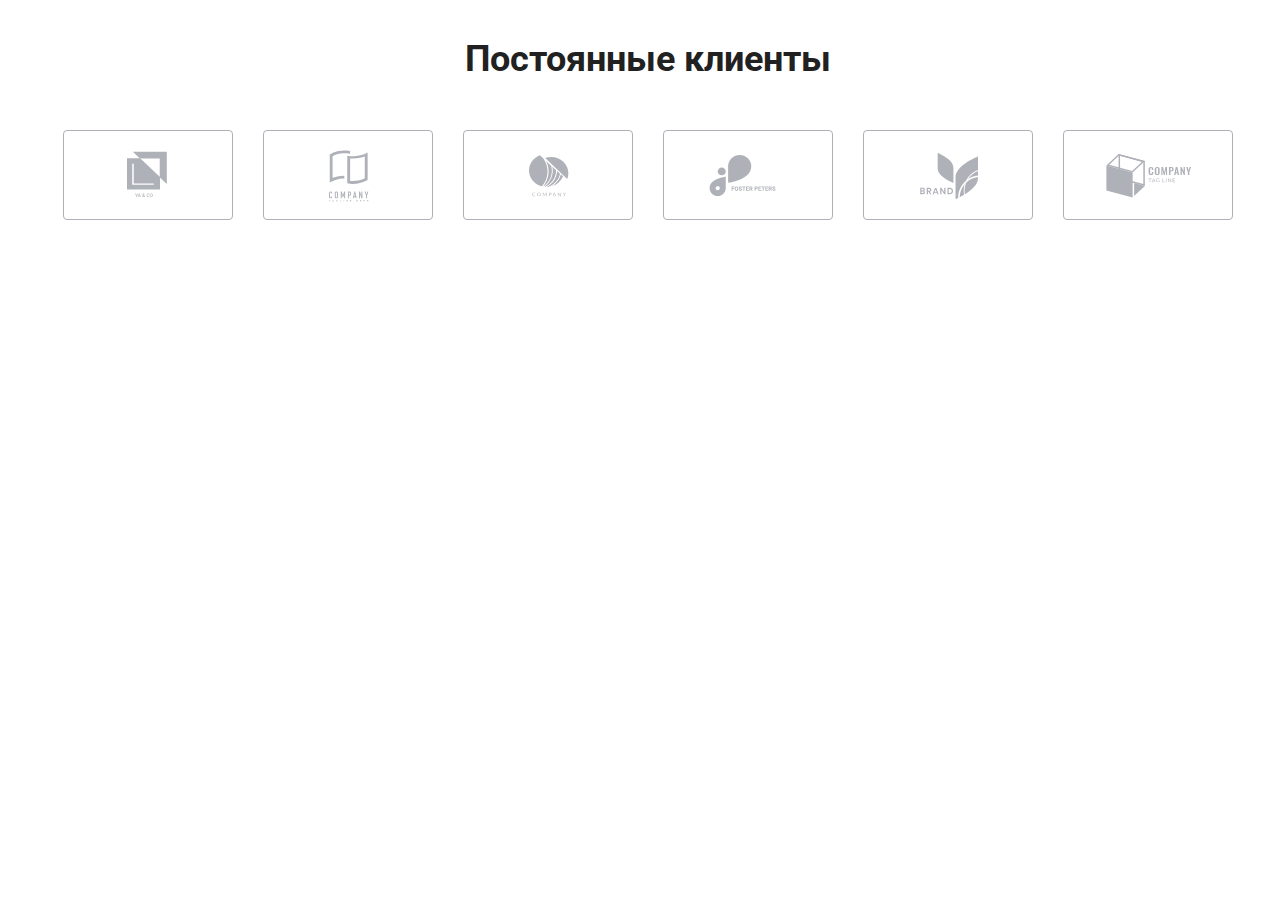
<file: index.html>
<!DOCTYPE html>
<html lang="ru">
<head>
    <meta charset="UTF-8">
    <meta http-equiv="X-UA-Compatible" content="IE=edge">
    <meta name="viewport" content="width=device-width, initial-scale=1.0">
    <title>Студия</title>
    <link rel="preconnect" href="https://fonts.gstatic.com">
    <link
        href="https://fonts.googleapis.com/css2?family=Raleway:wght@700&family=Roboto:wght@400;500;700;900&display=swap"
        rel="stylesheet">
    <link rel="stylesheet" href="https://cdnjs.cloudflare.com/ajax/libs/modern-normalize/1.0.0/modern-normalize.min.css"
        integrity="sha512-ISS7cAi1PEhQ8jnbJpJZMd29NlhNj4AWYyLOSp2CE/CsHxTCu+r+t0D2yoJudVrd0/8fTVPUVDzY5Tvli75u/g=="
        crossorigin="anonymous" />
    <link
        rel="stylesheet"
        href="https://cdnjs.cloudflare.com/ajax/libs/animate.css/4.1.1/animate.min.css"
    />
    <link rel="stylesheet" href="./css/main.min.css">
</head>
<body>
    <!--<header class="header">
        <div class="container">
            <nav class="navigation">
                <a class="logo link" href="" lang="en">Web<span class="logo-theme_light">Studio</span></a>
                <ul class="navigation__list list">
                    <li class="navigation__item">
                        <a class="navigation__link link active-link" href="">Студия</a>
                    </li>
                    <li class="navigation__item">
                        <a class="navigation__link link" href="./portfolio.html">Портфолио</a>
                    </li>
                    <li class="navigation__item">
                        <a class="navigation__link link" href="">Контакты</a>
                    </li>
                </ul>
            </nav>
            <a class="contact-link contact-list__link link" href="mailto:info@devstudio.com">
                <svg class="contact-list__icon">
                    <use href="./images/icons.svg#envelope"></use>
                </svg>
                info@devstudio.com
            </a>
            <a class="tel-link tel-list__link link" href="tel:+380961111111">
                <svg class="tel-list__icon">
                    <use href="./images/icons.svg#smartphone"></use>
                </svg>
                +38 096 111 11 11
            </a>
        </div>
    </header>-->
    <main>
        <!--HERO-->
        <!--<section class="hero">
            <div class="container">
                <h1 class="hero__title">Эффективные решения для вашего бизнеса</h1>
                <button class="modal-btn" type="button" data-modal-open>Заказать услугу</button>
            </div>
        </section>
        <section class="section">
            <!--features--
            <div class="container">
                <h2 class="visually-hidden">Особенности</h2>
                <ul class="features-list list">
                    <li class="features-list__item">
                        <div class="feature-container__list">
                            <svg class="features-list__icon">
                                <use href="./images/icons.svg#antenna"></use>
                            </svg>
                        </div>
                        <h3 class="titles-list">Внимание к деталям</h3>
                        <p class="titles-list__description">Идейные соображения, а также начало повседневной работы по
                            формированию позиции.</p>
                    </li>
                    <li class="features-list__item">
                        <div class="feature-container__list">
                            <svg class="features-list__icon">
                                <use href="./images/icons.svg#clock"></use>
                            </svg>
                        </div>
                        <h3 class="titles-list">Пунктуальность</h3>
                        <p class="titles-list__description">Задача организации, в особенности же рамки и место обучения
                            кадров влечет за собой.</p>
                    </li>
                    <li class="features-list__item">
                        <div class="feature-container__list">
                            <svg class="features-list__icon">
                                <use href="./images/icons.svg#diagram"></use>
                            </svg>
                        </div>
                        <h3 class="titles-list">Планирование</h3>
                        <p class="titles-list__description">Равным образом консультация с широким активом в значительной
                            степени обуславливает.</p>
                    </li>
                    <li class="features-list__item">
                        <div class="feature-container__list">
                            <svg class="features-list__icon">
                                <use href="./images/icons.svg#astronaut"></use>
                            </svg>
                        </div>
                        <h3 class="titles-list">Современные технологии</h3>
                        <p class="titles-list__description">Значимость этих проблем настолько очевидна, что реализация
                            плановых заданий.</p>
                    </li>
                </ul>
            </div>
        </section>
        <!--<section class="section">
            <!--about--
            <div class="container">
                <h2 class="title">Чем мы занимаемся</h2>
                <ul class="about-list list">
                    <li class="about-list__item">
                          <img src="./images/about/img.png" alt="Сотрудник работает за компьютером" width="370"
                            height="294">
                        <div class="about-list__wrapper">    
                          <p class="about-text_background">Десктопные приложения</p>
                        </div>    
                    </li>
                    <li class="about-list__item">
                          <img src="./images/about/img-1.png" alt="Сотрудник работает за компьютером" width="370"
                            height="294">
                        <div class="about-list__wrapper">    
                          <p class="about-text_background">Мобильные приложения</p>
                        </div>    
                    </li>
                    <li class="about-list__item">
                         <img src="./images/about/img-2.png" alt="Сотрудник работает за компьютером" width="370"
                            height="294">
                            <div class="about-list__wrapper">
                              <p class="about-text_background">Дизайнерские решения</p>
                            </div>    
                    </li>
                </ul>
            </div>
        </section>-->
        <!--<section class="section team">
            <!--team--
            <div class="container">
                <h2 class="title">Наша команда</h2>
                <ul class="team-list list">
                    <li class="team-list__item">
                        <img src="./images/team/igor.jpg" alt="Дизайнер продуктов" width="270" height="260">
                         <div class="team-container">
                            <h4 class="team__title">Игорь Демьяненко</h4>
                            <p class="team-title-description" lang="en">Product Designer</p>
                            <ul class="social-list list">
                                <li class="social-list-item">
                                    <a href="" class="social-list__link link">
                                        <svg class="social-list__icon">
                                            <use href="./images/icons.svg#instagram"></use>
                                        </svg>
                                    </a>
                                </li>
                                <li class="social-list__item">
                                    <a href="" class="social-list__link link">
                                        <svg class="social-list__icon">
                                            <use href="./images/icons.svg#twitter"></use>
                                        </svg>
                                    </a>
                                </li>
                                <li class="social-list__item">
                                    <a href="" class="social-list__link link">
                                        <svg class="social-list__icon">
                                            <use href="./images/icons.svg#facebook"></use>
                                        </svg>
                                    </a>
                                </li>
                                <li class="social-list__item">
                                    <a href="" class="social-list__link link">
                                        <svg class="social-list__icon">
                                            <use href="./images/icons.svg#linkedin"></use>
                                        </svg>
                                    </a>
                                </li>
                            </ul>
                        </div>
                    </li>
                    <li class="team-list__item">
                        <img src="./images/team/olga.jpg" alt="Разработчик интерфейса" width="270" height="260">
                        <div class="team-container">
                            <h4 class="team__title">Ольга Репина</h4>
                            <p class="team-title-description" lang="en">Frontend Developer</p>
                            <ul class="social-list list">
                                <li class="social-list__item">
                                    <a href="" class="social-list__link link">
                                        <svg class="social-list__icon">
                                            <use href="./images/icons.svg#instagram"></use>
                                        </svg>
                                    </a>
                                </li>
                                <li class="social-list__item">
                                    <a href="" class="social-list__link link">
                                        <svg class="social-list__icon">
                                            <use href="./images/icons.svg#twitter"></use>
                                        </svg>
                                    </a>
                                </li>
                                <li class="social-list__item">
                                    <a href="" class="social-list__link link">
                                        <svg class="social-list__icon">
                                            <use href="./images/icons.svg#facebook"></use>
                                        </svg>
                                    </a>
                                </li>
                                <li class="social-list__item">
                                    <a href="" class="social-list__link link">
                                        <svg class="social-list__icon">
                                            <use href="./images/icons.svg#linkedin"></use>
                                        </svg>
                                    </a>
                                </li>
                            </ul>
                        </div>
                    </li>
                    <li class="team-list__item">
                        <img src="./images/team/nicholas.jpg" alt="Маркетинг" width="270" height="260">
                        <div class="team-container">
                            <h4 class="team__title">Николай Тарасов</h4>
                            <p class="team-title-description" lang="en">Marketing</p>
                            <ul class="social-list list">
                                <li class="social-list__item">
                                    <a href="" class="social-list__link link">
                                        <svg class="social-list__icon">
                                            <use href="./images/icons.svg#instagram"></use>
                                        </svg>
                                    </a>
                                </li>
                                <li class="social-list__item">
                                    <a href="" class="social-list__link link">
                                        <svg class="social-list__icon">
                                            <use href="./images/icons.svg#twitter"></use>
                                        </svg>
                                    </a>
                                </li>
                                <li class="social-list__item">
                                    <a href="" class="social-list__link link">
                                        <svg class="social-list__icon">
                                            <use href="./images/icons.svg#facebook"></use>
                                        </svg>
                                    </a>
                                </li>
                                <li class="social-list__item">
                                    <a href="" class="social-list__link link">
                                        <svg class="social-list__icon">
                                            <use href="./images/icons.svg#linkedin"></use>
                                        </svg>
                                    </a>
                                </li>
                            </ul>
                        </div>
                    </li>
                    <li class="team-list__item">
                        <img src="./images/team/mykhailo.jpg" alt="Дизайнер интерфейса пользователя" width="270"
                            height="260">
                        <div class="team-container">
                            <h4 class="team__title">Михаил Ермаков</h4>
                            <p class="team-title-description" lang="en">UI Designer</p>
                            <ul class="social-list list">
                                <li class="social-list__item">
                                    <a href="" class="social-list__link link">
                                        <svg class="social-list__icon">
                                            <use href="./images/icons.svg#instagram"></use>
                                        </svg>
                                    </a>
                                </li>
                                <li class="social-list__item">
                                    <a href="" class="social-list__link link">
                                        <svg class="social-list__icon">
                                            <use href="./images/icons.svg#twitter"></use>
                                        </svg>
                                    </a>
                                </li>
                                <li class="social-list__item">
                                    <a href="" class="social-list__link link">
                                        <svg class="social-list__icon">
                                            <use href="./images/icons.svg#facebook"></use>
                                        </svg>
                                    </a>
                                </li>
                                <li class="social-list__item">
                                    <a href="" class="social-list__link link">
                                        <svg class="social-list__icon">
                                            <use href="./images/icons.svg#linkedin"></use>
                                        </svg>
                                    </a>
                                </li>
                            </ul>
                        </div>
                    </li>
                </ul>
            </div>
        </section>-->
        <section class="section clients">
            <!--our clients-->
            <div class="container">
                <h2 class="title">Постоянные клиенты</h2>
                <ul class="clients-list list">
                    <li class="clients-list__item">
                        <div class="clients-logo">
                            <a class="clients-logo__link">
                            <svg class="clients-logo__icon" width="44" height="50">
                                <use href="./images/icons.svg#logo1"></use>
                            </svg>
                            </a>
                        </div>
                    </li>
                    <li class="clients-list__item">
                        <div class="clients-logo">
                            <a class="clients-logo__link">
                            <svg class="clients-logo__icon" width="40" height="52">
                                <use href="./images/icons.svg#logo2"></use>
                            </svg>
                            </a>
                        </div>
                    </li>
                    <li class="clients-list__item">
                        <div class="clients-logo">
                            <a class="clients-logo__link">
                            <svg class="clients-logo__icon" width="40" height="42">
                                <use href="./images/icons.svg#logo3"></use>
                            </svg>
                            </a>
                        </div>
                    </li>
                    <li class="clients-list__item">
                        <div class="clients-logo">
                            <a class="clients-logo__link">
                            <svg class="clients-logo__icon" width="80" height="42">
                                <use href="./images/icons.svg#logo4"></use>
                            </svg>
                            </a>
                        </div>
                    </li>
                    <li class="clients-list__item">
                        <div class="clients-logo">
                            <a class="clients-logo__link">
                            <svg class="clients-logo__icon" width="58" height="46">
                                <use href="./images/icons.svg#logo5"></use>
                            </svg>
                            </a>
                        </div>
                    </li>
                    <li class="clients-list__item">
                        <div class="clients-logo">
                            <a class="clients-logo__link">
                            <svg class="clients-logo__icon" width="88" height="44">
                                <use href="./images/icons.svg#logo6"></use>
                            </svg>
                            </a>
                        </div>
                    </li>
                </ul>
            </div>
        </section>
    </main>
    <!--FOOTER-->
    <!--<footer class="footer">
        <div class="container footer-container">
             <div class="footer-address-container">             
                <a class="logo logo-footer link" href="" lang="en">Web
                    <span class="logo-theme_dark">Studio</span>
                </a>
                 <address class="address">
                 <ul class="address-list-footer list">
                     <li class="address-list-footer__item logo-item">
                         <a class="contact-address link" href="https://goo.gl/maps/xCLhZQx8e7ZkGSYM7" target="_blank"
                             rel="noopener noreferrer">г. Киев,
                             пр-т Леси Украинки, 26</a>
                     </li>
                     <li class="address-list-footer__item">
                         <a class="contact-link link" href="mailto:info@example.com">info@example.com</a>
                     </li>
                     <li class="address-list-footer__item">
                         <a class="tel-link link" href="tel:+380991111111">+38 099 111 11 11</a>
                     </li>
                 </ul>
               </address>
             </div>
            <div class="social-list-container">
                <p class="titles-list titles-dark-them">Присоединяйтесь</p>
              <ul class="social-list-footer list">
                <li class="social-list-footer__item">
                    <a href="" class="social-list-footer__link link">
                        <svg class="social-list-footer__icon">
                            <use href="./images/icons.svg#instagram"></use>
                        </svg>
                    </a>
                </li>
                <li class="social-list-footer__item">
                    <a href="" class="social-list-footer__link link">
                        <svg class="social-list-footer__icon">
                            <use href="./images/icons.svg#twitter"></use>
                        </svg>
                    </a>
                </li>
                <li class="social-list-footer__item">
                    <a href="" class="social-list-footer__link link">
                        <svg class="social-list-footer__icon">
                            <use href="./images/icons.svg#facebook"></use>
                        </svg>
                    </a>
                </li>
                <li class="social-list-footer__item">
                    <a href="" class="social-list-footer__link link">
                        <svg class="social-list-footer__icon">
                            <use href="./images/icons.svg#linkedin"></use>
                        </svg>
                    </a>
                </li>
              </ul>
            </div>
            <div class="footer-container__subscription">
                <p class="titles-list titles-dark-them">Подпишитесь на рассылку</p>
                <form class="subscription">
                    <input type="email" name="user-mail" class="footer-form__input" required placeholder="E-mail">
                    <button type="submit" class="subscription-btn">Подписаться
                        <svg class="icon-send">
                            <use href="./images/icons.svg#send"></use>
                        </svg>
                    </button>
                </form>
            </div>
        </div>
    </footer>
    <div class="backdrop is-hidden" data-modal>
        <div class="modal">
            <button type="button" class="modal-close-btn" data-modal-close>
                <svg class="close-btn" width="18px" height="18px">
                    <use href="./images/icons.svg#close-black"></use>
                </svg> 
            </button> 
            <form action="#" class="modal-form" autocomplete="off">
              <b class="modal-form__text">Оставьте свои данные, мы вам перезвоним</b>
              <label class="modal-form__field">
                  Имя
                  <span class="modal-form__input-wrapper">
                  <input type="text" name="user-name" class="modal-form__input" required minlength="2">
                  <svg class="modal-form__icon">
                      <use href="./images/icons.svg#person-black"></use>
                  </svg>
                  </span>
              </label>   
              <label class="modal-form__field">
                  Телефон
                  <span class="modal-form__input-wrapper">
                  <input type="tel" name="user-phone" class="modal-form__input" required 
                         pattern="[0-9]{3}-[0-9]{3}-[0-9]{2}-[0-9]{2}" title="096-111-11-11">
                  <svg class="modal-form__icon">
                     <use href="./images/icons.svg#phone-black"></use>
                  </svg>
                    </span>
              </label>  
              <label class="modal-form__field">
                  Почта
                  <span class="modal-form__input-wrapper">
                  <input type="email" name="user-mail" class="modal-form__input" required>
                  <svg class="modal-form__icon">
                      <use href="./images/icons.svg#email-black"></use>
                  </svg>
                  </span>
              </label>
              <label class="modal-form__field modal-comment">
                Комментарий
                <textarea name="user-comment" class="modal-form__comment" placeholder="Введите текст"></textarea>
              </label>
              <label class="modal-form__check-desc">
              <input type="checkbox" name="user-term" class="modal-form__term visually-hidden ">
                <svg class="check__icon">
                    <use href="../images/check.svg#check"></use>
                </svg>
                   Соглашаюсь с рассылкой и принимаю&nbsp;    
                   <a href="" class="checkbox__link link">Условия договора</a>
              </label>
              <button type="submit" class="modal-form__btn">Отправить</button>

            </form>
        </div>
    </div>-->
 <!--<script src="./js/modal.js"></script>-->
</body>
</html>
</file>
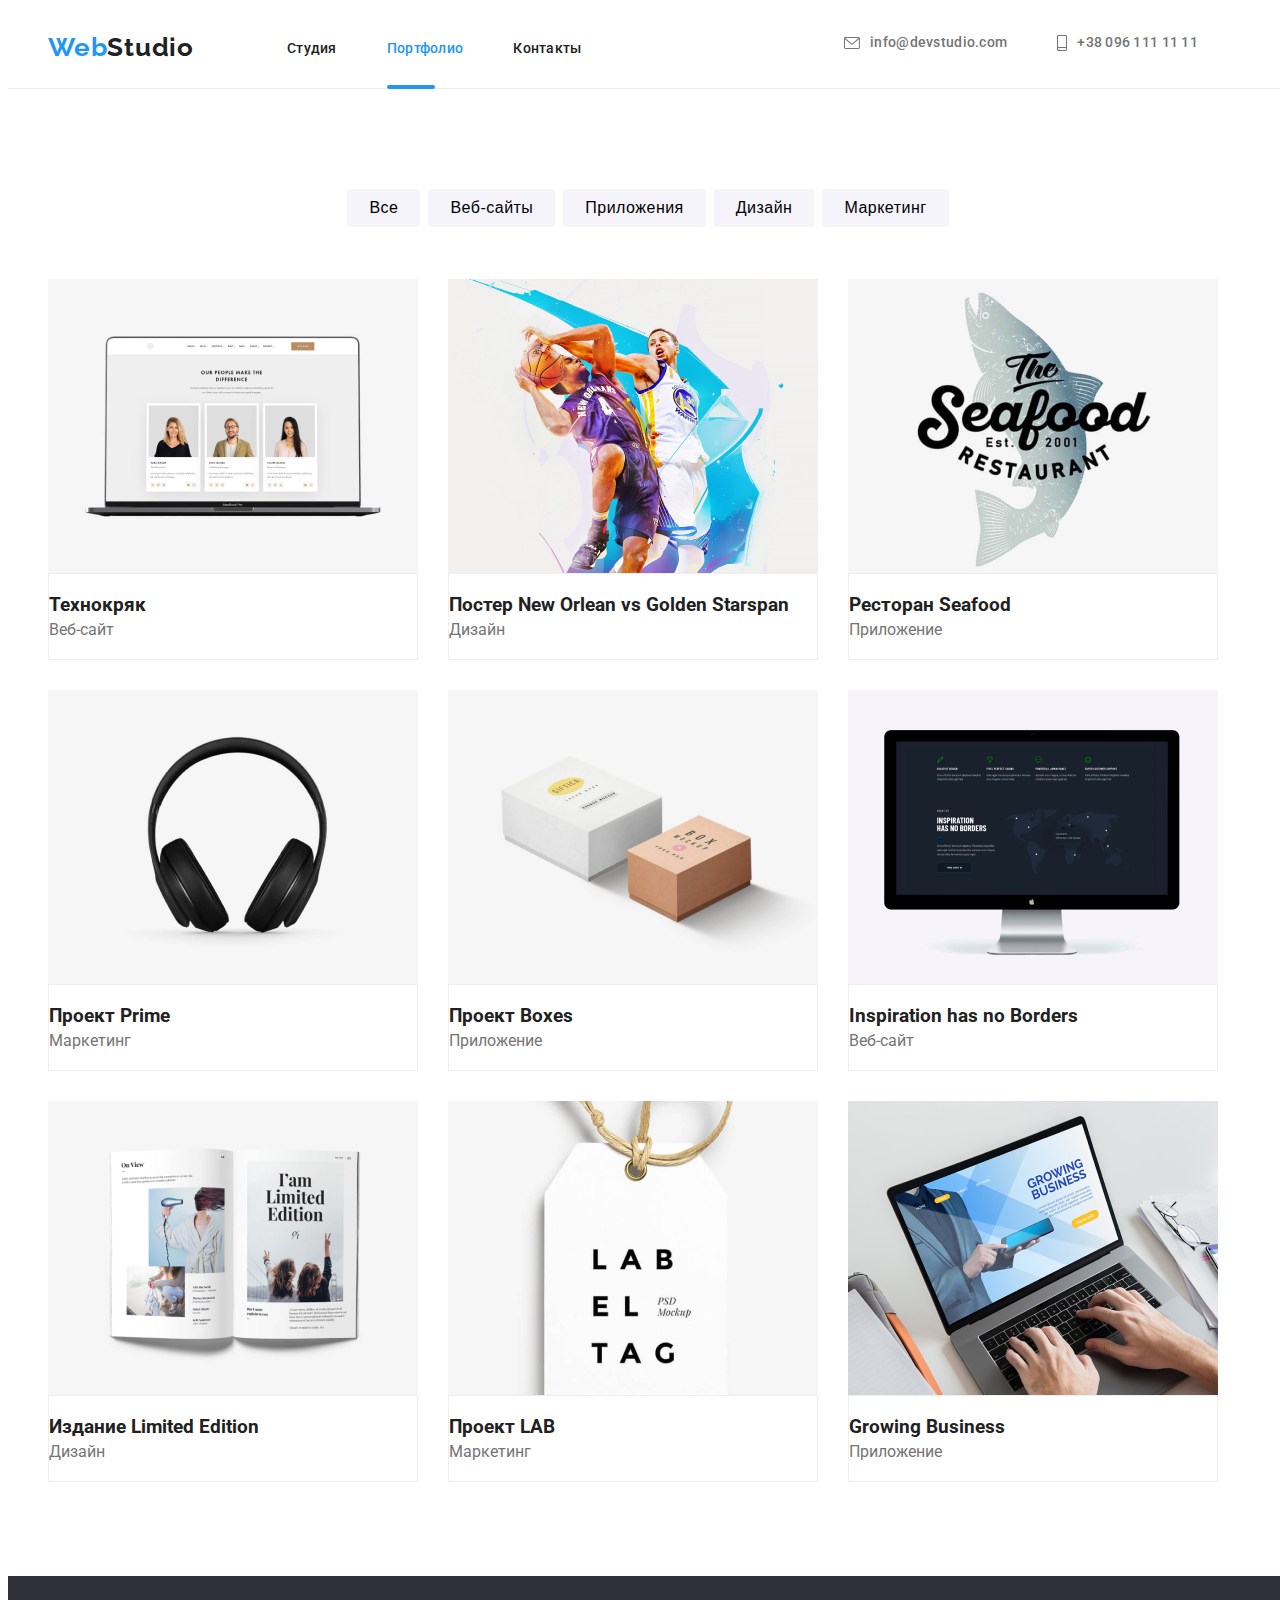
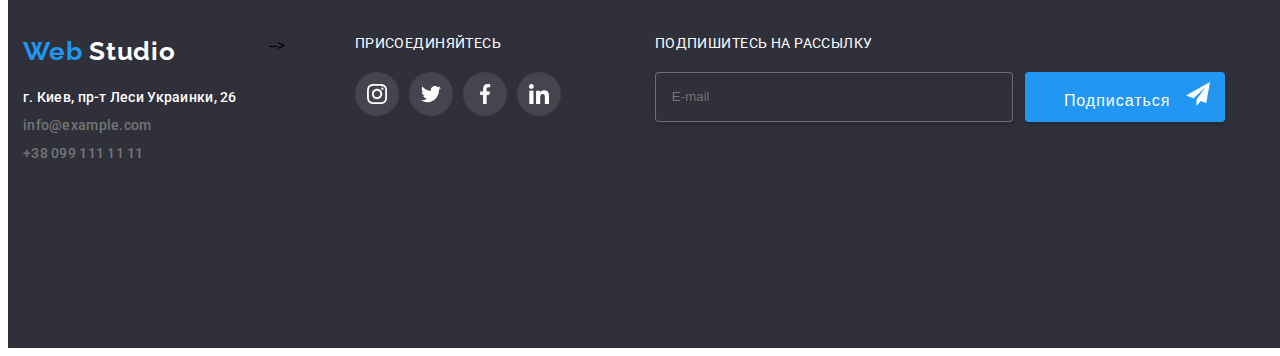
<file: portfolio.html>
<!DOCTYPE html>
<html lang="ru">

<head>
    <meta charset="UTF-8">
    <meta http-equiv="X-UA-Compatible" content="IE=edge">
    <meta name="viewport" content="width=device-width, initial-scale=1.0">
    <title>Портфолио</title>
    <link rel="preconnect" href="https://fonts.gstatic.com">
    <link
        href="https://fonts.googleapis.com/css2?family=Raleway:wght@700&family=Roboto:wght@400;500;700;900&display=swap"
        rel="stylesheet">
    <link rel="stylesheet" href="https://cdnjs.cloudflare.com/ajax/libs/modern-normalize/1.0.0/modern-normalize.min.css"
        integrity="sha512-ISS7cAi1PEhQ8jnbJpJZMd29NlhNj4AWYyLOSp2CE/CsHxTCu+r+t0D2yoJudVrd0/8fTVPUVDzY5Tvli75u/g=="
        crossorigin="anonymous" />
    <link rel="stylesheet" href="./css/portfolio.min.css">
</head>

<body>
    <header class="header">
        <div class="container">
            <nav class="navigation">
                <a class="logo link" href="" lang="en">Web<span class="logo-theme_light">Studio</span></a>
                <ul class="navigation__list list">
                    <li class="navigation__item">
                        <a class="navigation__link link " href="./index.html">Студия</a>
                    </li>
                    <li class="navigation__item">
                        <a class="navigation__link link active-link" href="">Портфолио</a>
                    </li>
                    <li class="navigation__item">
                        <a class="navigation__link link" href="">Контакты</a>
                    </li>
                </ul>
            </nav>
            <a class="contact-link contact-list__link link" href="mailto:info@devstudio.com">
                <svg class="contact-list__icon">
                    <use href="./images/icons.svg#envelope"></use>
                </svg>
                info@devstudio.com
            </a>
            <a class="tel-link tel-list__link link" href="tel:+380961111111">
                <svg class="tel-list__icon">
                    <use href="./images/icons.svg#smartphone"></use>
                </svg>
                 +38 096 111 11 11</a>
        </div>
    </header>
    <main>
        <!--OUR PROJECTS-->
        <section class="portfolio">
            <div class="container">
                <section class="filters">
                    <!--FILTERS-->
                    <div class="filters-box">
                        <h2 class="visually-hidden">Фильтр</h2>
                        <ul class="filters-list list">
                            <li class="filters-list__item">
                                <button class="filters__btn" type="button">Все</button>
                            </li>
                            <li class="filters-list__item">
                                <button class="filters__btn" type="button">Веб-сайты</button>
                            </li>
                            <li class="filters-list__item">
                                <button class="filters__btn" type="button">Приложения</button>
                            </li>
                            <li class="filters-list__item">
                                <button class="filters__btn" type="button">Дизайн</button>
                            </li>
                            <li class="filters-list__item">
                                <button class="filters__btn" type="button">Маркетинг</button>
                            </li>
                        </ul>
                    </div>
                </section>
                <h1 class="visually-hidden">Наши проэкты</h1>
                <ul class="projects-list list">
                    <li class="projects-list__item">
                        <a class="projects-list__link-wrapper link" href="">
                          <div class="projects-list__contant-wrapper">
                            <img src="./images/portfolio/img-1.png" alt="Веб-сайт" width="370" height="294">
                            <p class="overlay">Технокряк это современная площадка распространения коронавируса.
                                Компании используют эту платформу для цифрового шпионажа и атак на защищённые сервера конкурентов.
                            </p>
                          </div>
                            <div class="project-container">
                                <h3 class="project-title">Технокряк</h3>
                                <p class="project-title__description">Веб-сайт</p>
                            </div>
                        </a>
                    </li>
                    <li class="projects-list__item">
                        <a class="projects-list__link-wrapper link" href="">
                          <div class="projects-list__contant-wrapper">
                            <img src="./images/portfolio/img-2.png" alt="Дизайн" width="370" height="294">
                            <p class="overlay">Технокряк это современная площадка распространения коронавируса.
                                Компании используют эту платформу для цифрового шпионажа и атак на защищённые сервера конкурентов.
                            </p>
                          </div>
                            <div class="project-container">
                                <h3 class="project-title">Постер New Orlean vs Golden Starspan</h3>
                                <p class="project-title__description">Дизайн</p>
                            </div>
                        </a>
                    </li>
                    <li class="projects-list__item">
                        <a class="projects-list__link-wrapper link" href="">
                          <div class="projects-list__contant-wrapper">
                            <img src="./images/portfolio/img-3.png" alt="Приложение" width="370" height="294">
                            <p class="overlay">Технокряк это современная площадка распространения коронавируса.
                                Компании используют эту платформу для цифрового шпионажа и атак на защищённые сервера конкурентов.
                            </p>
                          </div>
                            <div class="project-container">
                                <h3 class="project-title">Ресторан Seafood</h3>
                                <p class="project-title__description">Приложение</p>
                            </div>
                        </a>
                    </li>
                    <li class="projects-list__item">
                        <a class="projects-list__link-wrapper link" href="">
                          <div class="projects-list__contant-wrapper">
                            <img src="./images/portfolio/img-4.png" alt="Маркетинг" width="370" height="294">
                            <p class="overlay">Технокряк это современная площадка распространения коронавируса.
                                Компании используют эту платформу для цифрового шпионажа и атак на защищённые сервера конкурентов.
                            </p>
                          </div>
                            <div class="project-container">
                                <h3 class="project-title">Проект Prime</h3>
                                <p class="project-title__description">Маркетинг</p>
                            </div>
                        </a>
                    </li>
                    <li class="projects-list__item">
                        <a class="projects-list__link-wrapper link" href="">
                          <div class="projects-list__contant-wrapper">
                            <img src="./images/portfolio/img-5.png" alt="Приложение" width="370" height="294">
                            <p class="overlay">Технокряк это современная площадка распространения коронавируса.
                                Компании используют эту платформу для цифрового шпионажа и атак на защищённые сервера конкурентов.
                            </p>
                          </div>
                            <div class="project-container">
                                <h3 class="project-title">Проект Boxes</h3>
                                <p class="project-title__description">Приложение</p>
                            </div>
                        </a>
                    </li>
                    <li class="projects-list__item">
                        <a class="projects-list__link-wrapper link" href="">
                          <div class="projects-list__contant-wrapper">
                            <img src="./images/portfolio/img-6.png" alt="Веб-сайт" width="370" height="294">
                            <p class="overlay">Технокряк это современная площадка распространения коронавируса.
                                Компании используют эту платформу для цифрового шпионажа и атак на защищённые сервера конкурентов.
                            </p>
                          </div>
                            <div class="project-container">
                                <h3 class="project-title">Inspiration has no Borders</h3>
                                <p class="project-title__description">Веб-сайт</p>
                            </div>
                        </a>
                    </li>
                    <li class="projects-list__item">
                        <a class="projects-list__link-wrapper link" href="">
                          <div class="projects-list__contant-wrapper">
                            <img src="./images/portfolio/img-7.png" alt="Дизайн" width="370" height="294">
                            <p class="overlay">Технокряк это современная площадка распространения коронавируса.
                                Компании используют эту платформу для цифрового шпионажа и атак на защищённые сервера конкурентов.
                            </p>
                          </div>
                            <div class="project-container">
                                <h3 class="project-title">Издание Limited Edition</h3>
                                <p class="project-title__description">Дизайн</p>
                            </div>
                        </a>
                    </li>
                    <li class="projects-list__item">
                        <a class="projects-list__link-wrapper link" href="">
                          <div class="projects-list__contant-wrapper">
                            <img src="./images/portfolio/img-8.png" alt="Маркетинг" width="370" height="294">
                            <p class="overlay">Технокряк это современная площадка распространения коронавируса.
                                Компании используют эту платформу для цифрового шпионажа и атак на защищённые сервера конкурентов.
                            </p>
                          </div>
                            <div class="project-container">
                                <h3 class="project-title">Проект LAB</h3>
                                <p class="project-title__description">Маркетинг</p>
                            </div>
                        </a>
                    </li>
                    <li class="projects-list__item">
                        <a class="projects-list__link-wrapper link" href="">
                          <div class="projects-list__contant-wrapper">
                            <img src="./images/portfolio/img-9.png" alt="Приложение" width="370" height="294">
                            <p class="overlay">Технокряк это современная площадка распространения коронавируса.
                                Компании используют эту платформу для цифрового шпионажа и атак на защищённые сервера конкурентов.
                            </p>
                          </div>
                            <div class="project-container">
                                <h3 class="project-title">Growing Business</h3>
                                <p class="project-title__description">Приложение</p>
                            </div>
                        </a>
                    </li>
                </ul>
            </div>
        </section>
    </main>
    <footer class="footer">
        <div class="container footer-container">
             <div class="footer-address-container">             
                <a class="logo logo-footer link" href="" lang="en">Web
                    <span class="logo-theme_dark">Studio</span>
                </a>
                 <address class="address">
                 <ul class="address-list-footer list">
                     <li class="address-list-footer__item logo-item">
                         <a class="contact-address link" href="https://goo.gl/maps/xCLhZQx8e7ZkGSYM7" target="_blank"
                             rel="noopener noreferrer">г. Киев,
                             пр-т Леси Украинки, 26</a>
                     </li>
                     <li class="address-list-footer__item">
                         <a class="contact-link link" href="mailto:info@example.com">info@example.com</a>
                     </li>
                     <li class="address-list-footer__item">
                         <a class="tel-link link" href="tel:+380991111111">+38 099 111 11 11</a>
                     </li>
                 </ul>
               </address>
             </div>-->
            <div class="social-list-container">
                <p class="titles-list titles-dark-them">Присоединяйтесь</p>
              <ul class="social-list-footer list">
                <li class="social-list-footer__item">
                    <a href="" class="social-list-footer__link link">
                        <svg class="social-list-footer__icon">
                            <use href="./images/icons.svg#instagram"></use>
                        </svg>
                    </a>
                </li>
                <li class="social-list-footer__item">
                    <a href="" class="social-list-footer__link link">
                        <svg class="social-list-footer__icon">
                            <use href="./images/icons.svg#twitter"></use>
                        </svg>
                    </a>
                </li>
                <li class="social-list-footer__item">
                    <a href="" class="social-list-footer__link link">
                        <svg class="social-list-footer__icon">
                            <use href="./images/icons.svg#facebook"></use>
                        </svg>
                    </a>
                </li>
                <li class="social-list-footer__item">
                    <a href="" class="social-list-footer__link link">
                        <svg class="social-list-footer__icon">
                            <use href="./images/icons.svg#linkedin"></use>
                        </svg>
                    </a>
                </li>
              </ul>
            </div>
            <div class="footer-container__subscription">
                <p class="titles-list titles-dark-them">Подпишитесь на рассылку</p>
                <form class="subscription">
                    <input type="email" name="user-mail" class="footer-form__input" required placeholder="E-mail">
                    <button type="submit" class="subscription-btn">Подписаться
                        <svg class="icon-send">
                            <use href="./images/icons.svg#send"></use>
                        </svg>
                    </button>
                </form>
            </div>
        </div>
    </footer>
</body>

</html>
</file>
<file: css/main.min.css>
:root{--main-font: "Roboto", sans-serif;--secondary-font: "Raleway", sans-serif;--accent-color: #2196f3;--saction-pt: 47px;--saction-pb: 47px}body{font-family:var(--main-font);width:100%;max-width:100%;overflow-x:hidden}h1,h2,h3,h4,h5,h6,p{margin:0}ul,ol{margin:0;padding:0}img{display:block}.link{text-decoration:none}.list{list-style:none}.address{font-style:normal}.visually-hidden{position:absolute !important;clip:rect(1px 1px 1px 1px);clip:rect(1px, 1px, 1px, 1px);padding:0 !important;border:0 !important;height:1px !important;width:1px !important;overflow:hidden}.container{padding-left:15px;padding-right:15px;margin-left:auto;margin-right:auto}@media screen and (min-width: 480px){.container{width:480px}}@media screen and (min-width: 768px){.container{width:768px}}@media screen and (min-width: 1200px){.container{width:1200px}}.section{padding-top:var(--saction-pt);padding-bottom:var(--saction-pb)}.logo{font-family:var(--secondary-font);font-weight:bold;font-size:26px;line-height:1.19;letter-spacing:0.03em;color:#2196f3;margin-right:93px}.logo-theme_light{color:#212121}.logo-theme_dark{color:#ffffff}.contact-list__icon{width:16px;height:12px;margin-right:10px;fill:#757575;transition:color 250ms cubic-bezier(0.4, 0, 0.2, 1)}.contact-link:hover .contact-list__icon,.contact-link:focus .contact-list__icon{fill:var(--accent-color)}.contact-link{font-weight:500;font-size:14px;line-height:1.14;letter-spacing:0.02em;color:#757575;margin-left:auto;margin-right:50px;margin-bottom:9px;transition:color 250ms cubic-bezier(0.4, 0, 0.2, 1)}.contact-link:hover,.contact-link:focus{color:#2196f3}.contact-list__link{display:flex;justify-content:center;align-items:center}.tel-link{font-weight:500;font-size:14px;line-height:1.14;letter-spacing:0.02em;color:#757575;margin-right:50px;margin-bottom:9px;transition:color 250ms cubic-bezier(0.4, 0, 0.2, 1)}.tel-link:hover,.tel-link:focus{color:#2196f3}.tel-list__icon{width:10px;height:16px;margin-right:10px;fill:#757575;transition:color 250ms cubic-bezier(0.4, 0, 0.2, 1)}.tel-link:hover .tel-list__icon,.tel-link:focus .tel-list__icon{fill:var(--accent-color)}.tel-list__link{display:flex;justify-content:center;align-items:center}.title{font-weight:bold;font-size:36px;line-height:1.17;color:#212121;margin-bottom:50px;text-align:center}.social-list{display:flex;align-items:center;justify-content:space-between;margin-left:32px;margin-right:32px}.social-list__link{display:flex;justify-content:center;align-items:center;width:44px;height:44px;border-radius:50%;background-color:#ffffff;transition:background-color 250ms cubic-bezier(0.4, 0, 0.2, 1)}.social-list__link:hover,.social-list__link:focus{background-color:var(--accent-color)}.social-list__icon{width:20px;height:20px;fill:#afb1b8;transition:fill 250ms cubic-bezier(0.4, 0, 0.2, 1)}.social-list__link:hover .social-list__icon,.social-list__link:focus .social-list__icon{fill:#ffffff}.social-list-icon_dark-theme{width:20px;height:20px;fill:#ffffff}.backdrop{position:fixed;top:0;left:0;width:100vw;height:100vh;background:rgba(0,0,0,0.2);transition:250ms cubic-bezier(0.4, 0, 0.2, 1)}.modal{position:absolute;width:528px;min-height:580px;left:50%;top:50%;padding:40px;transform:translate(-50%, -50%);background-color:#FFFFFF;box-shadow:0px 1px 3px rgba(0,0,0,0.12),0px 1px 1px rgba(0,0,0,0.14),0px 2px 1px rgba(0,0,0,0.2);border-radius:4px}.modal-close-btn{position:absolute;top:8px;right:8px;width:30px;height:30px;padding:1px 5px;background:#FFFFFF;border:1px solid rgba(0,0,0,0.1);border-radius:50%;cursor:pointer}.modal-close-btn:hover,.modal-close-btn:focus{fill:var(--accent-color)}.is-hidden{opacity:0;visibility:hidden;pointer-events:none}.modal-form{display:flex;flex-direction:column}.modal-form__text{width:448px;height:23px;margin-bottom:12px;font-size:20px;line-height:1.15;text-align:center;letter-spacing:0.03em;color:#212121}.modal-form__field{margin-bottom:10px;font-size:12px;line-height:1.17;letter-spacing:0.01em;color:#757575}.modal-form__input-wrapper{position:relative;display:block;margin-top:4px}.modal-form__input{width:100%;height:40px;box-sizing:border-box;border-radius:4px;border:1px solid rgba(33,33,33,0.2);padding-left:42px;transition:border-color 250ms cubic-bezier(0.4, 0, 0.2, 1)}.modal-form__input:focus{outline:none;border-color:var(--accent-color)}.modal-form__icon{position:absolute;top:50%;left:12px;width:18px;height:18px;transform:translateY(-50%);transition:fill 250ms cubic-bezier(0.4, 0, 0.2, 1)}.modal-form__input:focus+.modal-form__icon{fill:var(--accent-color)}.modal-comment{margin-bottom:20px}.modal-form__comment{width:100%;height:120px;padding:12px 16px;border:1px solid rgba(33,33,33,0.2);box-sizing:border-box;border-radius:4px;resize:none;transition:border-color 250ms cubic-bezier(0.4, 0, 0.2, 1)}.modal-form__comment::placeholder{font-size:12px;line-height:1.17;letter-spacing:0.01em;color:rgba(117,117,117,0.5)}.modal-form__comment:focus{outline:none;border-color:var(--accent-color)}.modal-form__term{position:absolute;width:1px;height:1px;margin:-1px;border:0;padding:0;clip:rect(0 0 0 0);overflow:hidden}.check__icon{position:absolute;width:16px;height:16px}.modal-form__term:checked+.check__icon{background-color:var(--accent-color);transition:background-color 250ms cubic-bezier(0.4, 0, 0.2, 1)}.modal-form__check-desc{display:flex;align-items:center;position:relative;font-size:14px;line-height:24px;margin-bottom:30px;letter-spacing:0.03em;color:#757575}.modal-form__check-desc::before{display:block;content:"";width:16px;height:16px;margin-right:8px;color:#212121;outline:1px solid #000000;cursor:pointer}.modal-form__term:focus+.modal-form__check-desc::before{box-shadow:0 0 0 2px var(--accent-color)}.checkbox__link{color:var(--accent-color)}.modal-form__btn{width:200px;height:50px;align-self:center;background:#2196F3;box-shadow:0px 4px 4px rgba(0,0,0,0.15);border-radius:4px;border:none;font-size:16px;line-height:1.88;padding:10px 56px;display:flex;align-items:center;text-align:center;letter-spacing:0.06em;cursor:pointer;color:#FFFFFF}.modal-form__btn:focus,.modal-form__btn:hover{background-color:#188CE8;transition:background-color 250ms cubic-bezier(0.4, 0, 0.2, 1)}.header{padding-top:24px;padding-bottom:25px;border-bottom:1px solid #ececec}.header .container{display:flex;align-items:center}.navigation{display:flex;align-items:center}.navigation__list{display:flex;align-items:center}.navigation__link{font-weight:500;font-size:14px;line-height:1.14;letter-spacing:0.02em;color:#212121;transition:color 250ms cubic-bezier(0.4, 0, 0.2, 1)}.navigation__link:hover,.navigation__link:focus{color:#2196f3}.navigation__item:not(:last-child){margin-right:50px}.active-link{color:#2196f3}.active-link::after{display:block;content:"";position:absolute;width:48px;height:4px;margin-top:28px;background:#2196F3;border-radius:2px}.hero{max-width:1600px;margin:0 auto;padding-top:200px;padding-bottom:200px;background:#2f303a;text-align:center;background-image:linear-gradient(rgba(47,48,58,0.4), rgba(47,48,58,0.4)),url("../images/hero/bg.jpg");background-repeat:no-repeat;background-size:cover}.hero__title{font-weight:900;font-size:44px;line-height:1.36;text-transform:uppercase;color:#ffffff;margin-bottom:30px;width:696px;margin-left:auto;margin-right:auto}.modal-btn{font-weight:bold;font-size:16px;line-height:1.9;cursor:pointer;color:#ffffff;background:#2196f3;box-shadow:0px 4px 4px rgba(0,0,0,0.15);min-width:200px;border:none;padding:10px 32px}.features-list{margin-left:-30px;margin-top:-30px}@media screen and (min-width: 768px){.features-list{display:flex;flex-wrap:wrap}}.features-list__item{margin-left:30px;margin-top:30px}@media screen and (min-width: 768px){.features-list__item{flex-basis:calc(100% / 2 - 30px)}}@media screen and (min-width: 1200px){.features-list__item{flex-basis:calc(100% / 4 - 30px)}}.feature-container__list{display:flex;justify-content:center;align-items:center;margin-bottom:30px;background:#f5f4fa;border-radius:4px;padding:25px 0}.features-list__icon{width:70px;height:70px}.titles-list{text-align:center;font-size:14px;line-height:1.14;letter-spacing:0.03em;text-transform:uppercase;color:#212121;margin-bottom:10px}.titles-list__description{font-size:14px;line-height:1.71;letter-spacing:0.03em;color:#757575}.about-list{display:flex;margin-left:-30px;margin-top:-30px}.about-list__item{position:relative;margin-left:30px;margin-top:30px;flex-basis:calc(100% / 3 - 30px)}.about-list__wrapper{bottom:0;position:absolute;width:370px;height:70px;background:rgba(47,48,58,0.8)}.about-text_background{margin:27px auto;width:198px;height:16px;font-size:14px;line-height:1.14;text-align:center;letter-spacing:0.03em;color:#FFFFFF}.team{padding-bottom:47px;background:#f5f4fa}.team__title{font-style:normal;font-size:16px;font-weight:500;line-height:1.19;letter-spacing:0.03em;color:#212121;margin-bottom:10px;text-align:center}.team-list{margin-left:-30px;margin-top:-30px}@media screen and (min-width: 768px){.team-list{display:flex;flex-wrap:wrap}}.team-list__item{margin-left:30px;margin-top:30px;background:#ffffff;box-shadow:0px 1px 3px rgba(0,0,0,0.12),0px 1px 1px rgba(0,0,0,0.14),0px 2px 1px rgba(0,0,0,0.2);border-radius:0px 0px 4px 4px}@media screen and (min-width: 768px){.team-list__item{flex-basis:calc(100% / 2 - 30px)}}@media screen and (min-width: 1200px){.team-list__item{flex-basis:calc(100% / 4 - 30px)}}.team-container{padding-top:30px;padding-bottom:30px;box-shadow:0px 1px 3px rgba(0,0,0,0.12),0px 1px 1px rgba(0,0,0,0.14),0px 2px 1px rgba(0,0,0,0.2)}.team-title-description{font-weight:normal;font-size:16px;line-height:1.19;letter-spacing:0.03em;margin-bottom:16px;color:#757575;text-align:center}.clients{padding-top:30px;padding-bottom:30px}.clients-list{display:flex;flex-wrap:wrap;margin:-15px;justify-content:center;align-items:center}.clients-list__item{margin:15px}@media screen and (max-width: 767px){.clients-list__item{flex-basis:calc(100% / 3 - 15px)}}@media screen and (min-width: 768px){.clients-list__item{flex-basis:calc(100% / 4 - 15px)}}@media screen and (min-width: 1200px){.clients-list__item{flex-basis:calc(100% / 7 - 15px)}}.clients-logo{width:170px;height:90px;border:1px solid #afb1b8;box-sizing:border-box;border-radius:4px}.clients-logo__link{width:170px;height:90px;display:flex;justify-content:center;align-items:center;transition:color 250ms cubic-bezier(0.4, 0, 0.2, 1)}.clients-logo__icon{fill:#afb1b8;transition:fill 250ms cubic-bezier(0.4, 0, 0.2, 1)}.clients-logo__link:hover .clients-logo__icon,.clients-logo__link:focus .clients-logo__icon{fill:var(--accent-color)}.footer{background-color:#2f303a;margin:0;padding:60px 0}.footer-container{display:flex;width:1600px;height:252px;background:#2f303a}.footer-address-container{display:block;box-sizing:border-box}.address{position:absolute;display:block;margin-top:20px;margin-right:215px;text-align:left}.address-list-footer__item{margin-bottom:9px}.contact-address{font-weight:500;font-size:14px;line-height:1.14;letter-spacing:0.02em;margin-top:20px;color:#ffffff;margin-left:auto;transition:color 250ms cubic-bezier(0.4, 0, 0.2, 1)}.contact-address:hover,.contact-address:focus{color:#2196f3}.logo-footer{margin-top:60px}.social-list-container{width:206px;height:80px;margin:0 0 0 70px;align-items:center;justify-content:flex-start}.titles-dark-them{display:block;margin:0 0 20px 0;padding:0;font-size:14px;line-height:1.14;letter-spacing:0.03em;text-transform:uppercase;text-align:left;color:#ffffff}.social-list-footer{display:flex;align-items:center;justify-content:space-between}.social-list-footer__link{display:flex;justify-content:center;align-items:center;width:44px;height:44px;border-radius:50%;background-color:rgba(255,255,255,0.1);transition:background-color 250ms cubic-bezier(0.4, 0, 0.2, 1)}.social-list-footer__link:hover,.social-list-footer__link:focus{background-color:var(--accent-color)}.social-list-footer__icon{width:20px;height:20px;fill:#ffffff}.footer-container__subscription{margin-left:94px}.subscription{display:flex}.footer-form__input{width:358px;height:50px;padding-left:16px;padding-top:14px;padding-bottom:14px;color:#FFFFFF;background:#2F303A;border:1px solid rgba(255,255,255,0.3);box-sizing:border-box;filter:drop-shadow(0px 4px 4px rgba(0,0,0,0.15));border-radius:4px}.subscription-btn{min-width:200px;height:50px;padding-left:30px;padding-top:10px;padding-bottom:10px;margin-left:12px;background:#2196F3;box-shadow:0px 4px 4px rgba(0,0,0,0.15);border-radius:4px;border:none;font-size:16px;line-height:1.88;text-align:center;letter-spacing:0.06em;color:#FFFFFF}.icon-send{width:24px;height:24px;margin-left:10px;margin-top:auto;margin-bottom:auto;fill:#FFFFFF}
/*# sourceMappingURL=main.min.css.map */
</file>
<file: css/portfolio.min.css>
:root{--main-font: "Roboto", sans-serif;--secondary-font: "Raleway", sans-serif;--accent-color: #2196f3;--saction-pt: 47px;--saction-pb: 47px}body{font-family:var(--main-font);width:100%;max-width:100%;overflow-x:hidden}h1,h2,h3,h4,h5,h6,p{margin:0}ul,ol{margin:0;padding:0}img{display:block}.link{text-decoration:none}.list{list-style:none}.address{font-style:normal}.visually-hidden{position:absolute !important;clip:rect(1px 1px 1px 1px);clip:rect(1px, 1px, 1px, 1px);padding:0 !important;border:0 !important;height:1px !important;width:1px !important;overflow:hidden}.container{padding-left:15px;padding-right:15px;margin-left:auto;margin-right:auto}@media screen and (min-width: 480px){.container{width:480px}}@media screen and (min-width: 768px){.container{width:768px}}@media screen and (min-width: 1200px){.container{width:1200px}}.section{padding-top:var(--saction-pt);padding-bottom:var(--saction-pb)}.logo{font-family:var(--secondary-font);font-weight:bold;font-size:26px;line-height:1.19;letter-spacing:0.03em;color:#2196f3;margin-right:93px}.logo-theme_light{color:#212121}.logo-theme_dark{color:#ffffff}.contact-list__icon{width:16px;height:12px;margin-right:10px;fill:#757575;transition:color 250ms cubic-bezier(0.4, 0, 0.2, 1)}.contact-link:hover .contact-list__icon,.contact-link:focus .contact-list__icon{fill:var(--accent-color)}.contact-link{font-weight:500;font-size:14px;line-height:1.14;letter-spacing:0.02em;color:#757575;margin-left:auto;margin-right:50px;margin-bottom:9px;transition:color 250ms cubic-bezier(0.4, 0, 0.2, 1)}.contact-link:hover,.contact-link:focus{color:#2196f3}.contact-list__link{display:flex;justify-content:center;align-items:center}.tel-link{font-weight:500;font-size:14px;line-height:1.14;letter-spacing:0.02em;color:#757575;margin-right:50px;margin-bottom:9px;transition:color 250ms cubic-bezier(0.4, 0, 0.2, 1)}.tel-link:hover,.tel-link:focus{color:#2196f3}.tel-list__icon{width:10px;height:16px;margin-right:10px;fill:#757575;transition:color 250ms cubic-bezier(0.4, 0, 0.2, 1)}.tel-link:hover .tel-list__icon,.tel-link:focus .tel-list__icon{fill:var(--accent-color)}.tel-list__link{display:flex;justify-content:center;align-items:center}.filters{margin-bottom:30px}.filters-box{padding-top:6px;padding-bottom:22px}.filters-list{display:flex;margin-left:-8px;flex-basis:calc(100% / 5 - 8px);justify-content:center}.filters-list__item{margin-left:8px}.filters__btn{font-weight:500;font-size:16px;line-height:1.63;letter-spacing:0.03em;min-width:73px;padding:6px 22px;background:#f5f4fa;border-radius:4px;border:none;transition:background-color 250ms cubic-bezier(0.4, 0, 0.2, 1)}.filters__btn:hover,.filters__btn:focus{color:#ffffff;background:#2196f3;cursor:pointer;box-shadow:0px 3px 1px rgba(0,0,0,0.1),0px 1px 2px rgba(0,0,0,0.08),0px 2px 2px rgba(0,0,0,0.12);border-radius:4px}.portfolio{margin-top:94px}.projects-list{margin:-15px;padding-bottom:94px}@media screen and (min-width: 768px){.projects-list{display:flex;flex-wrap:wrap}}.projects-list__item{margin:15px;transition:color 250ms cubic-bezier(0.4, 0, 0.2, 1)}.projects-list__item:hover,.projects-list__item:focus{cursor:pointer;background:#ffffff;box-sizing:border-box;box-shadow:0px 1px 1px rgba(0,0,0,0.12),0px 4px 4px rgba(0,0,0,0.06),1px 4px 6px rgba(0,0,0,0.16)}@media screen and (min-width: 768px){.projects-list__item{flex-basis:calc(100% / 3 - 15px)}}@media screen and (min-width: 1200px){.projects-list__item{flex-basis:calc(100% / 4 - 15px)}}.projects-list__link-wrapper:hover .overlay,.projects-list__link-wrapper:focus .overlay{transform:translateY(0%)}.projects-list__contant-wrapper{position:relative;overflow:hidden}.overlay{position:absolute;color:#FFFFFF;background:rgba(33,150,243,0.9);top:0;left:0;height:100%;padding:63px 24px;transform:translateY(100%);transition:transform 250ms cubic-bezier(0.4, 0, 0.2, 1)}.project-container{padding-top:20px;padding-bottom:20px;background:#ffffff;border:1px solid #eeeeee}.project-title{margin-bottom:4px;color:#212121}.project-title__description{color:#757575}.header{padding-top:24px;padding-bottom:25px;border-bottom:1px solid #ececec}.header .container{display:flex;align-items:center}.navigation{display:flex;align-items:center}.navigation__list{display:flex;align-items:center}.navigation__link{font-weight:500;font-size:14px;line-height:1.14;letter-spacing:0.02em;color:#212121;transition:color 250ms cubic-bezier(0.4, 0, 0.2, 1)}.navigation__link:hover,.navigation__link:focus{color:#2196f3}.navigation__item:not(:last-child){margin-right:50px}.active-link{color:#2196f3}.active-link::after{display:block;content:"";position:absolute;width:48px;height:4px;margin-top:28px;background:#2196F3;border-radius:2px}.footer{background-color:#2f303a;margin:0;padding:60px 0}.footer-container{display:flex;width:1600px;height:252px;background:#2f303a}.footer-address-container{display:block;box-sizing:border-box}.address{position:absolute;display:block;margin-top:20px;margin-right:215px;text-align:left}.address-list-footer__item{margin-bottom:9px}.contact-address{font-weight:500;font-size:14px;line-height:1.14;letter-spacing:0.02em;margin-top:20px;color:#ffffff;margin-left:auto;transition:color 250ms cubic-bezier(0.4, 0, 0.2, 1)}.contact-address:hover,.contact-address:focus{color:#2196f3}.logo-footer{margin-top:60px}.social-list-container{width:206px;height:80px;margin:0 0 0 70px;align-items:center;justify-content:flex-start}.titles-dark-them{display:block;margin:0 0 20px 0;padding:0;font-size:14px;line-height:1.14;letter-spacing:0.03em;text-transform:uppercase;text-align:left;color:#ffffff}.social-list-footer{display:flex;align-items:center;justify-content:space-between}.social-list-footer__link{display:flex;justify-content:center;align-items:center;width:44px;height:44px;border-radius:50%;background-color:rgba(255,255,255,0.1);transition:background-color 250ms cubic-bezier(0.4, 0, 0.2, 1)}.social-list-footer__link:hover,.social-list-footer__link:focus{background-color:var(--accent-color)}.social-list-footer__icon{width:20px;height:20px;fill:#ffffff}.footer-container__subscription{margin-left:94px}.subscription{display:flex}.footer-form__input{width:358px;height:50px;padding-left:16px;padding-top:14px;padding-bottom:14px;color:#FFFFFF;background:#2F303A;border:1px solid rgba(255,255,255,0.3);box-sizing:border-box;filter:drop-shadow(0px 4px 4px rgba(0,0,0,0.15));border-radius:4px}.subscription-btn{min-width:200px;height:50px;padding-left:30px;padding-top:10px;padding-bottom:10px;margin-left:12px;background:#2196F3;box-shadow:0px 4px 4px rgba(0,0,0,0.15);border-radius:4px;border:none;font-size:16px;line-height:1.88;text-align:center;letter-spacing:0.06em;color:#FFFFFF}.icon-send{width:24px;height:24px;margin-left:10px;margin-top:auto;margin-bottom:auto;fill:#FFFFFF}
/*# sourceMappingURL=portfolio.min.css.map */
</file>
